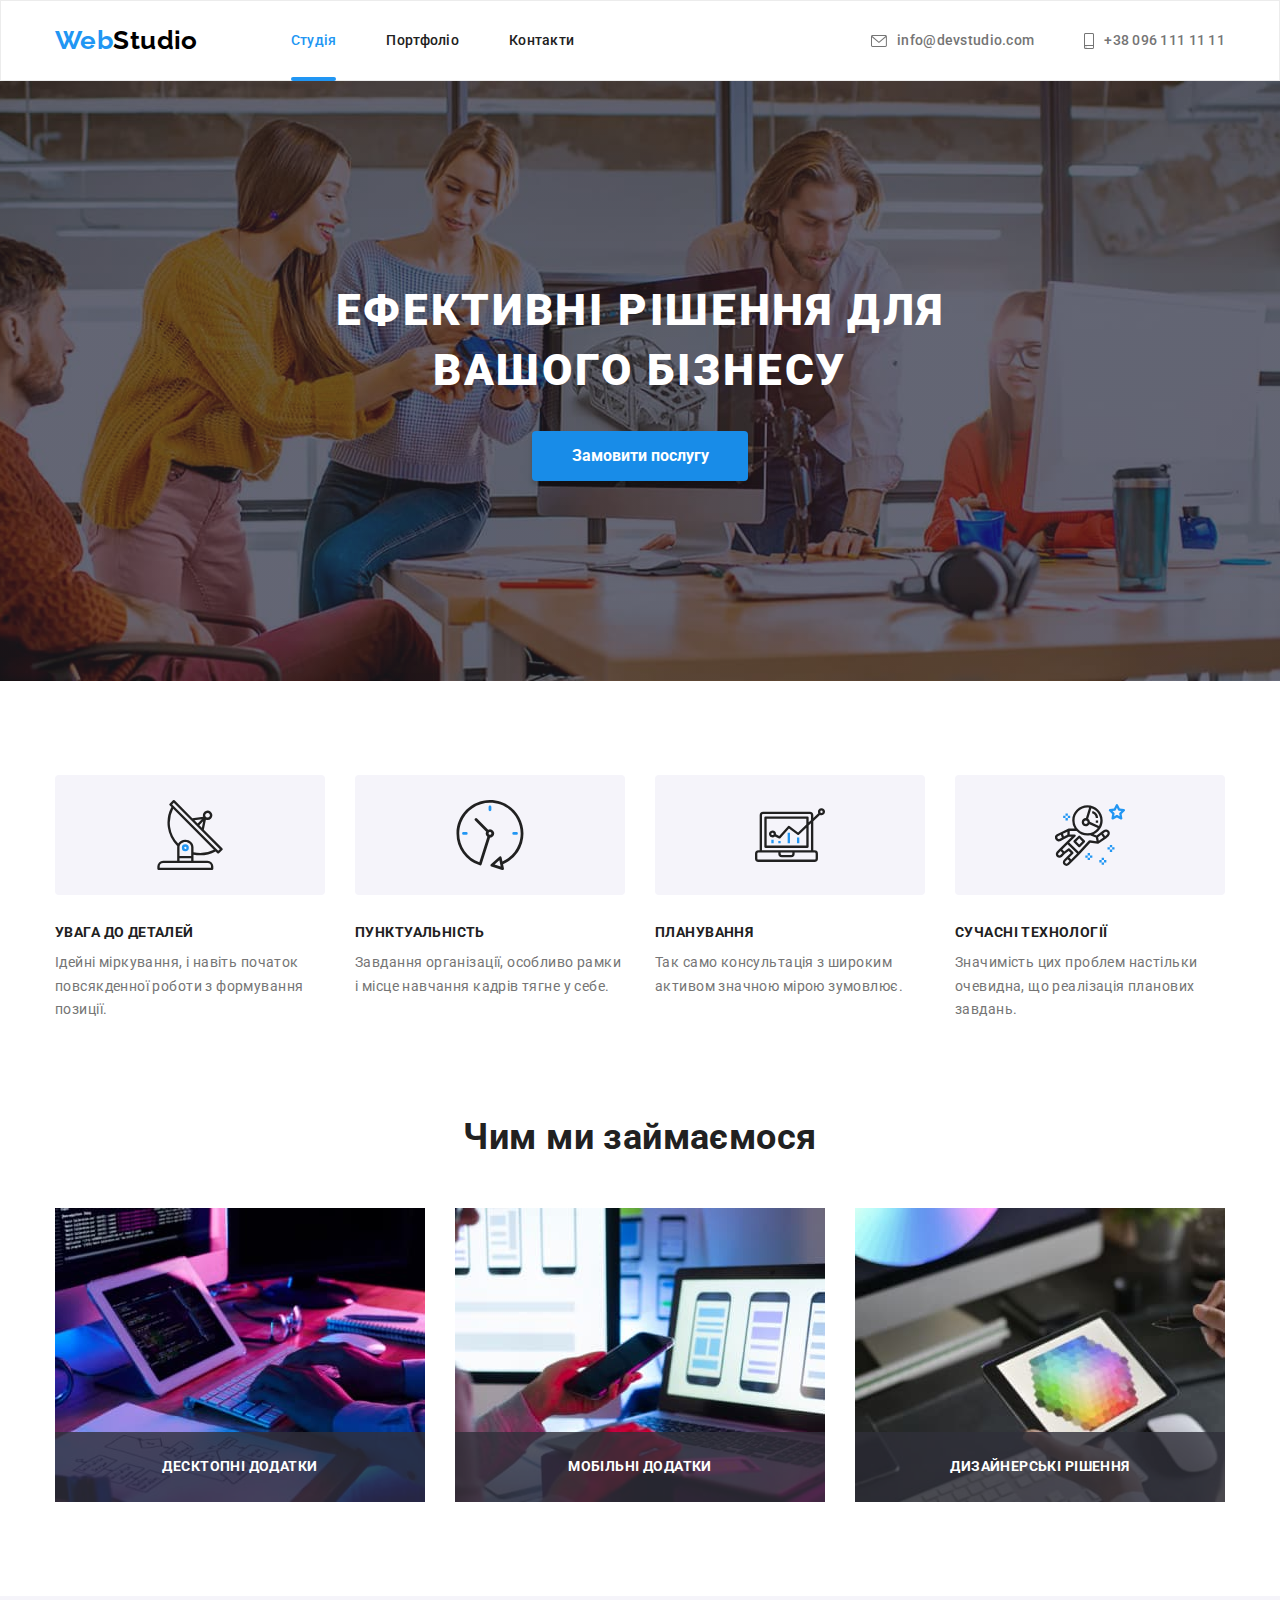
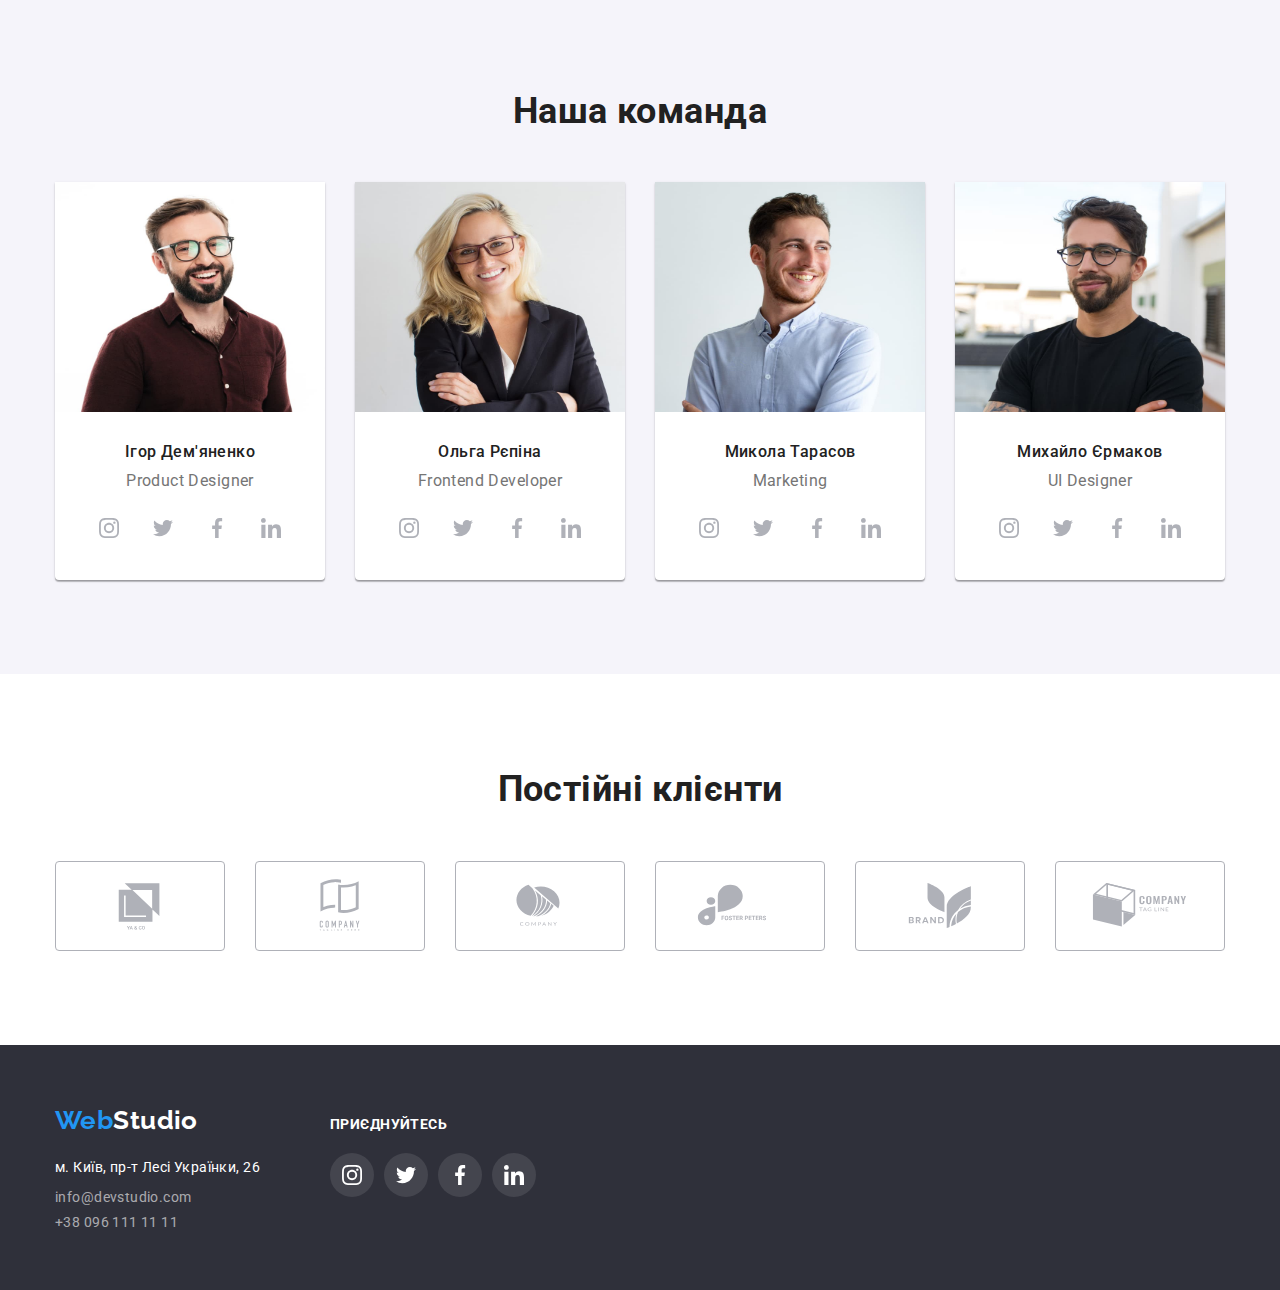
<file: index.html>
<!DOCTYPE html>
<html lang="uk">
  <head>
    <meta charset="UTF-8" />
    <meta http-equiv="X-UA-Compatible" content="IE=edge" />
    <meta name="viewport" content="width=device-width, initial-scale=1.0" />
    <title>Вебстудія</title>
    <link rel="preconnect" href="https://fonts.googleapis.com" />
    <link rel="preconnect" href="https://fonts.gstatic.com" crossorigin />
    <link
      href="https://fonts.googleapis.com/css2?family=Raleway:wght@700&family=Roboto:wght@400;500;700;900&display=swap"
      rel="stylesheet"
    />
    <link
      rel="stylesheet"
      href="https://cdn.jsdelivr.net/npm/modern-normalize@1.1.0/modern-normalize.min.css"
    />
    <link rel="stylesheet" href="./css/styles.css" />
  </head>
  <body>
    <header class="page-header">
      <div class="container top-page">
        <nav class="page-navigation">
          <a href="./index.html" class="logo">
            <span class="logo-accent-color">Web</span
            ><span class="logo-color">Studio</span>
          </a>
          <ul class="site-nav list">
            <li class="site-nav-item">
              <a href="#" class="link current">Студія</a>
            </li>
            <li class="site-nav-item">
              <a href="./portfolio.html" class="link">Портфоліо</a>
            </li>
            <li class="site-nav-item"><a href="#" class="link">Контакти</a></li>
          </ul>
        </nav>
        <ul class="auth-nav list">
          <li class="auth-nav-item">
            <a class="auth-nav-link link" href="mailto:info@devstudio.com"
              ><svg class="auth-mail-icon">
                <use href="./images/sprite.svg#icon-envelope"></use>
              </svg>
              info@devstudio.com</a
            >
          </li>
          <li class="auth-nav-item">
            <a class="auth-nav-link link" href="tel:+380961111111"
              ><svg class="auth-phone-icon">
                <use href="./images/sprite.svg#icon-smartphone"></use>
              </svg>
              +38 096 111 11 11</a
            >
          </li>
        </ul>
      </div>
    </header>
    <main>
      <!-- Герой -->
      <section class="hero section">
        <div class="container">
          <h1 class="hero-title">Ефективні рішення для вашого бізнесу</h1>
          <button data-modal-open type="button" class="button primary">
            Замовити послугу
          </button>
        </div>
      </section>
      <!-- Особливості -->

      <section class="features section">
        <div class="container">
          <h2 class="visually-hidden">Наші переваги</h2>
          <ul class="features-list list">
            <li class="features-card">
              <div class="features-icon-box">
                <svg lang="en" aria-label="antenna-icon" class="features-icon">
                  <use href="./images/sprite.svg#icon-antenna"></use>
                </svg>
              </div>
              <h3 class="features-title">УВАГА ДО ДЕТАЛЕЙ</h3>
              <p class="features-text">
                Ідейні міркування, і навіть початок повсякденної роботи з
                формування позиції.
              </p>
            </li>
            <li class="features-card">
              <div class="features-icon-box">
                <svg lang="en" aria-label="clock-icon" class="features-icon">
                  <use href="./images/sprite.svg#icon-clock"></use>
                </svg>
              </div>
              <h3 class="features-title">ПУНКТУАЛЬНІСТЬ</h3>
              <p class="features-text">
                Завдання організації, особливо рамки і місце навчання кадрів
                тягне у себе.
              </p>
            </li>
            <li class="features-card">
              <div class="features-icon-box">
                <svg lang="en" aria-label="diagram-icon" class="features-icon">
                  <use href="./images/sprite.svg#icon-diagram"></use>
                </svg>
              </div>
              <h3 class="features-title">ПЛАНУВАННЯ</h3>
              <p class="features-text">
                Так само консультація з широким активом значною мірою зумовлює.
              </p>
            </li>
            <li class="features-card">
              <div class="features-icon-box">
                <svg
                  lang="en"
                  aria-label="astronaut-icon"
                  class="features-icon"
                >
                  <use href="./images/sprite.svg#icon-astronaut"></use>
                </svg>
              </div>
              <h3 class="features-title">СУЧАСНІ ТЕХНОЛОГІЇ</h3>
              <p class="features-text">
                Значимість цих проблем настільки очевидна, що реалізація
                планових завдань.
              </p>
            </li>
          </ul>
        </div>
      </section>
      <!-- Сфера діяльності -->
      <section class="work section">
        <div class="container">
          <h2 class="our-work-title">Чим ми займаємося</h2>
          <ul class="our-work list">
            <li class="our-work-card">
              <div class="our-work-card-wrapper">
                <img
                  src="./images/box1.jpg"
                  alt="Створення макету сайта"
                  width="370"
                  height="294"
                />
                <p class="card-overlay">Десктопні додатки</p>
              </div>
            </li>
            <li class="our-work-card">
              <div class="our-work-card-wrapper">
                <img
                  src="./images/box2.jpg"
                  alt="Тестування мобільної версії"
                  width="370"
                  height="294"
                />
                <p class="card-overlay">Мобільні додатки</p>
              </div>
            </li>
            <li class="our-work-card">
              <div class="our-work-card-wrapper">
                <img
                  src="./images/box3.jpg"
                  alt="Обрання кольору"
                  width="370"
                  height="294"
                />
                <p class="card-overlay">Дизайнерські рішення</p>
              </div>
            </li>
          </ul>
        </div>
      </section>
      <!-- Наша команда -->
      <section class="team section">
        <div class="container">
          <h2 class="our-team-title">Наша команда</h2>
          <ul class="our-team list">
            <li class="our-team-card">
              <img
                class="team-photo"
                src="./images/ihor_demyanenko.jpg"
                alt="Ігор Дем'яненко дизайнер продукту"
                width="270"
                height="260"
              />
              <h3 class="team-title staff">Ігор Дем'яненко</h3>
              <p class="team-text staff">Product Designer</p>
              <ul class="social-list list">
                <li class="social-list-item">
                  <a href="" class="social-list-link">
                    <svg
                      lang="en"
                      aria-label="instagram-icon"
                      class="social-list-icon"
                    >
                      <use href="./images/sprite.svg#icon-instagram"></use>
                    </svg>
                  </a>
                </li>
                <li class="social-list-item">
                  <a href="" class="social-list-link">
                    <svg
                      lang="en"
                      aria-label="twitter-icon"
                      class="social-list-icon"
                    >
                      <use href="./images/sprite.svg#icon-twitter"></use>
                    </svg>
                  </a>
                </li>
                <li class="social-list-item">
                  <a href="" class="social-list-link">
                    <svg
                      lang="en"
                      aria-label="facebook-icon"
                      class="social-list-icon"
                    >
                      <use href="./images/sprite.svg#icon-facebook"></use>
                    </svg>
                  </a>
                </li>
                <li class="social-list-item">
                  <a href="" class="social-list-link">
                    <svg
                      lang="en"
                      aria-label="linkedin-icon"
                      class="social-list-icon"
                    >
                      <use href="./images/sprite.svg#icon-linkedin"></use>
                    </svg>
                  </a>
                </li>
              </ul>
            </li>
            <li class="our-team-card">
              <img
                class="team-photo"
                src="./images/olha_repina.jpg"
                alt="Ольга Рєпіна розробник інтерфейсу"
                width="270"
                height="260"
              />
              <h3 class="team-title staff">Ольга Рєпіна</h3>
              <p class="team-text staff">Frontend Developer</p>
              <ul class="social-list list">
                <li class="social-list-item">
                  <a href="" class="social-list-link">
                    <svg
                      lang="en"
                      aria-label="instagram-icon"
                      class="social-list-icon"
                    >
                      <use href="./images/sprite.svg#icon-instagram"></use>
                    </svg>
                  </a>
                </li>
                <li class="social-list-item">
                  <a href="" class="social-list-link">
                    <svg
                      lang="en"
                      aria-label="twitter-icon"
                      class="social-list-icon"
                    >
                      <use href="./images/sprite.svg#icon-twitter"></use>
                    </svg>
                  </a>
                </li>
                <li class="social-list-item">
                  <a href="" class="social-list-link">
                    <svg
                      lang="en"
                      aria-label="facebook-icon"
                      class="social-list-icon"
                    >
                      <use href="./images/sprite.svg#icon-facebook"></use>
                    </svg>
                  </a>
                </li>
                <li class="social-list-item">
                  <a href="" class="social-list-link">
                    <svg
                      lang="en"
                      aria-label="linkedin-icon"
                      class="social-list-icon"
                    >
                      <use href="./images/sprite.svg#icon-linkedin"></use>
                    </svg>
                  </a>
                </li>
              </ul>
            </li>
            <li class="our-team-card">
              <img
                class="team-photo"
                src="./images/mikola_tarasov.jpg"
                alt="Микола Тарасов маркетолог"
                width="270"
                height="260"
              />
              <h3 class="team-title staff">Микола Тарасов</h3>
              <p class="team-text staff">Marketing</p>
              <ul class="social-list list">
                <li class="social-list-item">
                  <a href="" class="social-list-link">
                    <svg
                      lang="en"
                      aria-label="instagram-icon"
                      class="social-list-icon"
                    >
                      <use href="./images/sprite.svg#icon-instagram"></use>
                    </svg>
                  </a>
                </li>
                <li class="social-list-item">
                  <a href="" class="social-list-link">
                    <svg
                      lang="en"
                      aria-label="twitter-icon"
                      class="social-list-icon"
                    >
                      <use href="./images/sprite.svg#icon-twitter"></use>
                    </svg>
                  </a>
                </li>
                <li class="social-list-item">
                  <a href="" class="social-list-link">
                    <svg
                      lang="en"
                      aria-label="facebook-icon"
                      class="social-list-icon"
                    >
                      <use href="./images/sprite.svg#icon-facebook"></use>
                    </svg>
                  </a>
                </li>
                <li class="social-list-item">
                  <a href="" class="social-list-link">
                    <svg
                      lang="en"
                      aria-label="linkedin-icon"
                      class="social-list-icon"
                    >
                      <use href="./images/sprite.svg#icon-linkedin"></use>
                    </svg>
                  </a>
                </li>
              </ul>
            </li>
            <li class="our-team-card">
              <img
                class="team-photo"
                src="./images/mihailo_yermakov.jpg"
                alt="Михайло Єрмаков дизайнер інтерфейсу користувача"
                width="270"
                height="260"
              />
              <h3 class="team-title staff">Михайло Єрмаков</h3>
              <p class="team-text staff">UI Designer</p>
              <ul class="social-list list">
                <li class="social-list-item">
                  <a href="" class="social-list-link">
                    <svg
                      lang="en"
                      aria-label="instagram-icon"
                      class="social-list-icon"
                    >
                      <use href="./images/sprite.svg#icon-instagram"></use>
                    </svg>
                  </a>
                </li>
                <li class="social-list-item">
                  <a href="" class="social-list-link">
                    <svg
                      lang="en"
                      aria-label="twitter-icon"
                      class="social-list-icon"
                    >
                      <use href="./images/sprite.svg#icon-twitter"></use>
                    </svg>
                  </a>
                </li>
                <li class="social-list-item">
                  <a href="" class="social-list-link">
                    <svg
                      lang="en"
                      aria-label="facebook-icon"
                      class="social-list-icon"
                    >
                      <use href="./images/sprite.svg#icon-facebook"></use>
                    </svg>
                  </a>
                </li>
                <li class="social-list-item">
                  <a href="" class="social-list-link">
                    <svg
                      lang="en"
                      aria-label="linkedin-icon"
                      class="social-list-icon"
                    >
                      <use href="./images/sprite.svg#icon-linkedin"></use>
                    </svg>
                  </a>
                </li>
              </ul>
            </li>
          </ul>
        </div>
      </section>
    </main>
    <!--Постійні клієнти-->
    <section class="clients section">
      <div class="container">
        <h2 class="our-clients-title">Постійні клієнти</h2>
        <ul class="clients-list list">
          <li class="clients-list-item">
            <a href="" class="clients-list-link">
              <svg
                lang="en"
                aria-label="first-company"
                class="clients-list-icon"
              >
                <use href="./images/sprite.svg#icon-Logo-1"></use>
              </svg>
            </a>
          </li>
          <li class="clients-list-item">
            <a href="" class="clients-list-link">
              <svg
                lang="en"
                aria-label="second-company"
                class="clients-list-icon"
              >
                <use href="./images/sprite.svg#icon-Logo-2"></use>
              </svg>
            </a>
          </li>
          <li class="clients-list-item">
            <a href="" class="clients-list-link">
              <svg
                lang="en"
                aria-label="third-company"
                class="clients-list-icon"
              >
                <use href="./images/sprite.svg#icon-Logo-3"></use>
              </svg>
            </a>
          </li>
          <li class="clients-list-item">
            <a href="" class="clients-list-link">
              <svg
                lang="en"
                aria-label="fourth-company"
                class="clients-list-icon"
              >
                <use href="./images/sprite.svg#icon-Logo-4"></use>
              </svg>
            </a>
          </li>
          <li class="clients-list-item">
            <a href="" class="clients-list-link">
              <svg
                lang="en"
                aria-label="fifth-company"
                class="clients-list-icon"
              >
                <use href="./images/sprite.svg#icon-Logo-5"></use>
              </svg>
            </a>
          </li>
          <li class="clients-list-item">
            <a href="" class="clients-list-link">
              <svg
                lang="en"
                aria-label="sixth-company"
                class="clients-list-icon"
              >
                <use href="./images/sprite.svg#icon-Logo-6"></use>
              </svg>
            </a>
          </li>
        </ul>
      </div>
    </section>
    <!-- Підвал -->
    <footer class="footer">
      <div class="bottom-info container">
        <div>
          <a href="./index.html" class="logo bottom"
            ><span class="logo-accent-color">Web</span
            ><span class="logo-white">Studio</span>
          </a>
          <address>
            <ul class="address list">
              <li>
                <a href="" class="address-text link"
                  >м. Київ, пр-т Лесі Українки, 26</a
                >
              </li>
              <li>
                <a href="mailto:info@devstudio.com" class="address-text color"
                  >info@devstudio.com</a
                >
              </li>
              <li>
                <a href="tel:+380961111111" class="address-text color"
                  >+38 096 111 11 11</a
                >
              </li>
            </ul>
          </address>
        </div>
        <div class="bottom-social-info">
          <h2 class="bottom-title">приєднуйтесь</h2>
          <ul class="bottom-social-list list">
            <li class="bottom-social-list-item">
              <a href="" class="bottom-social-list-link">
                <svg
                  lang="en"
                  aria-label="instagram-icon"
                  class="bottom-social-list-icon"
                >
                  <use href="./images/sprite.svg#icon-instagram"></use>
                </svg>
              </a>
            </li>
            <li class="bottom-social-list-item">
              <a href="" class="bottom-social-list-link">
                <svg
                  lang="en"
                  aria-label="twitter-icon"
                  class="bottom-social-list-icon"
                >
                  <use href="./images/sprite.svg#icon-twitter"></use>
                </svg>
              </a>
            </li>
            <li class="bottom-social-list-item">
              <a href="" class="bottom-social-list-link">
                <svg
                  lang="en"
                  aria-label="facebook-icon"
                  class="bottom-social-list-icon"
                >
                  <use href="./images/sprite.svg#icon-facebook"></use>
                </svg>
              </a>
            </li>
            <li class="bottom-social-list-item">
              <a href="" class="bottom-social-list-link">
                <svg
                  lang="en"
                  aria-label="linkedin-icon"
                  class="bottom-social-list-icon"
                >
                  <use href="./images/sprite.svg#icon-linkedin"></use>
                </svg>
              </a>
            </li>
          </ul>
        </div>
      </div>
    </footer>
    <div data-modal class="backdrop is-hidden">
      <div class="modal">
        <button data-modal-close type="button" class="modal-close-btn">
          <svg class="modal-close-icon" width="18" height="18">
            <use href="./images/sprite.svg#icon-close"></use>
          </svg>
        </button>
      </div>
    </div>
    <script src="./js/modal.js"></script>
  </body>
</html>
</file>
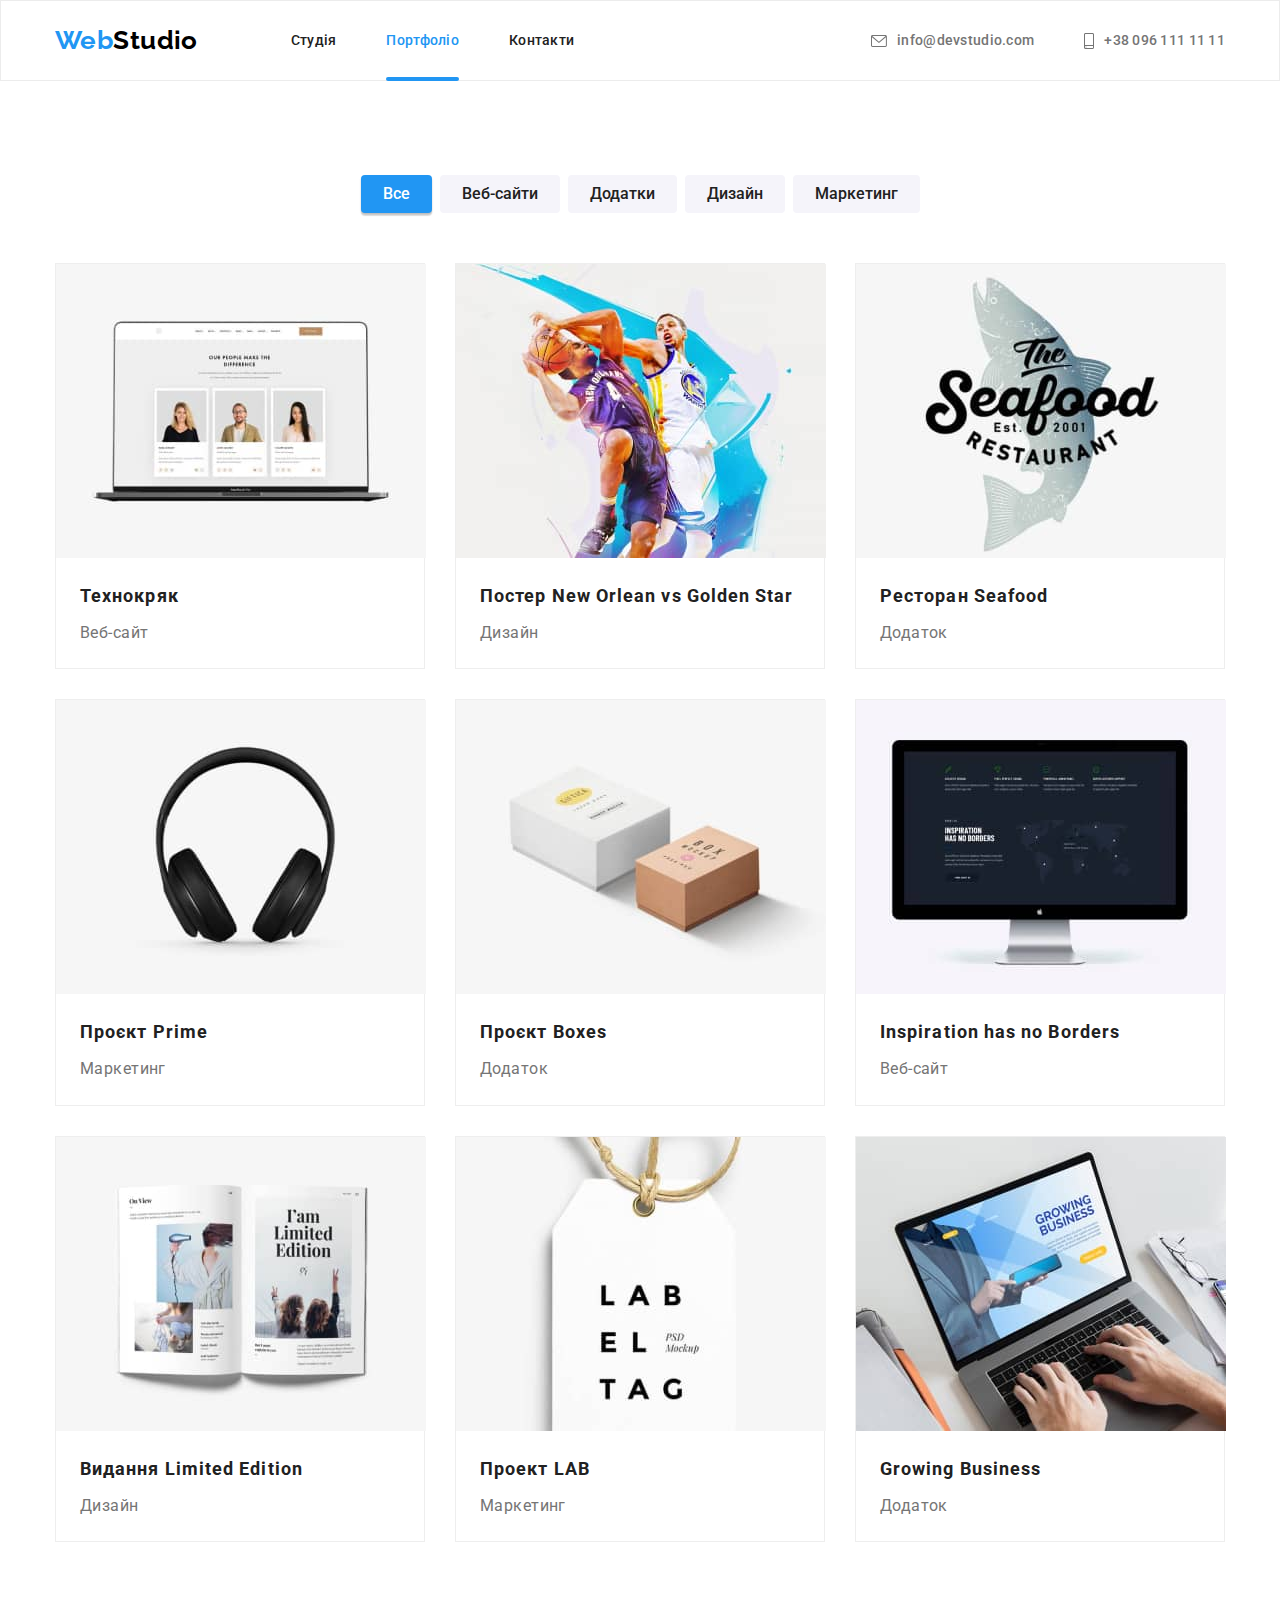
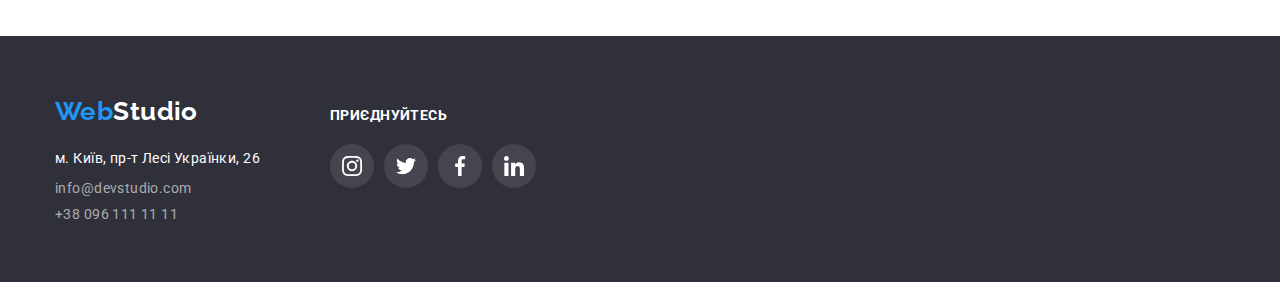
<file: portfolio.html>
<!DOCTYPE html>
<html lang="uk">
  <head>
    <meta charset="UTF-8" />
    <meta http-equiv="X-UA-Compatible" content="IE=edge" />
    <meta name="viewport" content="width=device-width, initial-scale=1.0" />
    <title>Портфоліо</title>
    <link rel="preconnect" href="https://fonts.googleapis.com" />
    <link rel="preconnect" href="https://fonts.gstatic.com" crossorigin />
    <link
      href="https://fonts.googleapis.com/css2?family=Raleway:wght@700&family=Roboto:wght@400;500;700;900&display=swap"
      rel="stylesheet"
    />
    <link
      rel="stylesheet"
      href="https://cdn.jsdelivr.net/npm/modern-normalize@1.1.0/modern-normalize.min.css"
    />
    <link rel="stylesheet" href="./css/styles.css" />
  </head>
  <body>
    <header class="page-header">
      <div class="container top-page">
        <nav class="page-navigation">
          <a href="./index.html" class="logo">
            <span class="logo-accent-color">Web</span
            ><span class="logo-color">Studio</span>
          </a>
          <ul class="site-nav list">
            <li class="site-nav-item">
              <a href="./index.html" class="link">Студія</a>
            </li>
            <li class="site-nav-item">
              <a href="./portfolio.html" class="link current">Портфоліо</a>
            </li>
            <li class="site-nav-item"><a href="#" class="link">Контакти</a></li>
          </ul>
        </nav>
        <ul class="auth-nav list">
          <li class="auth-nav-item">
            <a class="auth-nav-link link" href="mailto:info@devstudio.com"
              ><svg class="auth-mail-icon">
                <use href="./images/sprite.svg#icon-envelope"></use>
              </svg>
              info@devstudio.com</a
            >
          </li>
          <li class="auth-nav-item">
            <a class="auth-nav-link link" href="tel:+380961111111"
              ><svg class="auth-phone-icon">
                <use href="./images/sprite.svg#icon-smartphone"></use>
              </svg>
              +38 096 111 11 11</a
            >
          </li>
        </ul>
      </div>
    </header>
    <main>
      <!-- Наші проекти -->
      <section class="section">
        <div class="container">
          <h1 class="section-title visually-hidden">Наші проекти</h1>
          <ul class="buttons list">
            <li>
              <button type="button" class="button secondary current">
                Все
              </button>
            </li>
            <li>
              <button type="button" class="button secondary">Веб-сайти</button>
            </li>
            <li>
              <button type="button" class="button secondary">Додатки</button>
            </li>
            <li>
              <button type="button" class="button secondary">Дизайн</button>
            </li>
            <li>
              <button type="button" class="button secondary">Маркетинг</button>
            </li>
          </ul>
          <ul class="our-portfolio list">
            <li class="portfolio-card">
              <a href="" class="portfolio-card-info link">
                <div class="portfolio-list-img-wrapper">
                  <img
                    class="portfolio-photo"
                    src="./images/portfolio/website-technokryak-img.jpg"
                    alt="веб-сфйт Технокряк"
                    width="370"
                    height="294"
                  />
                  <p class="overlay">
                    Ресурс пропонує комплексні пропозиції з різним рівнем
                    функціоналу та сервісів. Все це дозволить відвідувачу
                    отримати вичерпні відомості про компанію чи приватну особу.
                  </p>
                </div>

                <div class="portfolio-info">
                  <h2 class="portfolio-title">Технокряк</h2>
                  <p class="portfolio-text">Веб-сайт</p>
                </div></a
              >
            </li>
            <li class="portfolio-card">
              <a href="" class="portfolio-card-info link">
                <div class="portfolio-list-img-wrapper">
                  <img
                    class="portfolio-photo"
                    src="./images/portfolio/poster-design-img.jpg"
                    alt="дизайн Постер New Orlean vs Golden Star"
                    width="370"
                    height="294"
                  />
                  <p class="overlay">
                    Ресурс пропонує комплексні пропозиції з різним рівнем
                    функціоналу та сервісів. Все це дозволить відвідувачу
                    отримати вичерпні відомості про компанію чи приватну особу.
                  </p>
                </div>

                <div class="portfolio-info">
                  <h2 class="portfolio-title">
                    Постер New Orlean vs Golden Star
                  </h2>
                  <p class="portfolio-text">Дизайн</p>
                </div></a
              >
            </li>
            <li class="portfolio-card">
              <a href="" class="portfolio-card-info link">
                <div class="portfolio-list-img-wrapper">
                  <img
                    class="portfolio-photo"
                    src="./images/portfolio/application-seafood-img.jpg"
                    alt="додаток Ресторан Seafood"
                    width="370"
                    height="294"
                  />
                  <p class="overlay">
                    Ресурс пропонує комплексні пропозиції з різним рівнем
                    функціоналу та сервісів. Все це дозволить відвідувачу
                    отримати вичерпні відомості про компанію чи приватну особу.
                  </p>
                </div>
                <div class="portfolio-info">
                  <h2 class="portfolio-title">Ресторан Seafood</h2>
                  <p class="portfolio-text">Додаток</p>
                </div></a
              >
            </li>
            <li class="portfolio-card">
              <a href="" class="portfolio-card-info link">
                <div class="portfolio-list-img-wrapper">
                  <img
                    class="portfolio-photo"
                    src="./images/portfolio/marketing-prime-img.jpg"
                    alt="маркетинг Проєкт Prime"
                    width="370"
                    height="294"
                  />
                  <p class="overlay">
                    Ресурс пропонує комплексні пропозиції з різним рівнем
                    функціоналу та сервісів. Все це дозволить відвідувачу
                    отримати вичерпні відомості про компанію чи приватну особу.
                  </p>
                </div>
                <div class="portfolio-info">
                  <h2 class="portfolio-title">Проєкт Prime</h2>
                  <p class="portfolio-text">Маркетинг</p>
                </div></a
              >
            </li>
            <li class="portfolio-card">
              <a href="" class="portfolio-card-info link">
                <div class="portfolio-list-img-wrapper">
                  <img
                    class="portfolio-photo"
                    src="./images/portfolio/application-boxes-img.jpg"
                    alt="додаток Проєкт Boxes"
                    width="370"
                    height="294"
                  />
                  <p class="overlay">
                    Ресурс пропонує комплексні пропозиції з різним рівнем
                    функціоналу та сервісів. Все це дозволить відвідувачу
                    отримати вичерпні відомості про компанію чи приватну особу.
                  </p>
                </div>
                <div class="portfolio-info">
                  <h2 class="portfolio-title">Проєкт Boxes</h2>
                  <p class="portfolio-text">Додаток</p>
                </div></a
              >
            </li>
            <li class="portfolio-card">
              <a href="" class="portfolio-card-info link">
                <div class="portfolio-list-img-wrapper">
                  <img
                    class="portfolio-photo"
                    src="./images/portfolio/website-inspiration-img.jpg"
                    alt="веб-сайт Inspiration has no Borders"
                    width="370"
                    height="294"
                  />
                  <p class="overlay">
                    Ресурс пропонує комплексні пропозиції з різним рівнем
                    функціоналу та сервісів. Все це дозволить відвідувачу
                    отримати вичерпні відомості про компанію чи приватну особу.
                  </p>
                </div>
                <div class="portfolio-info">
                  <h2 class="portfolio-title">Inspiration has no Borders</h2>
                  <p class="portfolio-text">Веб-сайт</p>
                </div></a
              >
            </li>
            <li class="portfolio-card">
              <a href="" class="portfolio-card-info link">
                <div class="portfolio-list-img-wrapper">
                  <img
                    class="portfolio-photo"
                    src="./images/portfolio/design-limited-img.jpg"
                    alt="дизайн Видання Limited Edition"
                    width="370"
                    height="294"
                  />
                  <p class="overlay">
                    Ресурс пропонує комплексні пропозиції з різним рівнем
                    функціоналу та сервісів. Все це дозволить відвідувачу
                    отримати вичерпні відомості про компанію чи приватну особу.
                  </p>
                </div>
                <div class="portfolio-info">
                  <h2 class="portfolio-title">Видання Limited Edition</h2>
                  <p class="portfolio-text">Дизайн</p>
                </div></a
              >
            </li>
            <li class="portfolio-card">
              <a href="" class="portfolio-card-info link">
                <div class="portfolio-list-img-wrapper">
                  <img
                    class="portfolio-photo"
                    src="./images/portfolio/marketing-lab-img.jpg"
                    alt="маркетинг Проект LAB"
                    width="370"
                    height="294"
                  />
                  <p class="overlay">
                    Ресурс пропонує комплексні пропозиції з різним рівнем
                    функціоналу та сервісів. Все це дозволить відвідувачу
                    отримати вичерпні відомості про компанію чи приватну особу.
                  </p>
                </div>
                <div class="portfolio-info">
                  <h2 class="portfolio-title">Проект LAB</h2>
                  <p class="portfolio-text">Маркетинг</p>
                </div></a
              >
            </li>
            <li class="portfolio-card">
              <a href="" class="portfolio-card-info link">
                <div class="portfolio-list-img-wrapper">
                  <img
                    class="portfolio-photo"
                    src="./images/portfolio/application-growing-business-img.jpg"
                    alt="додаток Growing Business"
                    width="370"
                    height="294"
                  />
                  <p class="overlay">
                    Ресурс пропонує комплексні пропозиції з різним рівнем
                    функціоналу та сервісів. Все це дозволить відвідувачу
                    отримати вичерпні відомості про компанію чи приватну особу.
                  </p>
                </div>
                <div class="portfolio-info">
                  <h2 class="portfolio-title">Growing Business</h2>
                  <p class="portfolio-text">Додаток</p>
                </div></a
              >
            </li>
          </ul>
        </div>
      </section>
    </main>
    <!-- Підвал -->
    <footer class="footer">
      <div class="bottom-info container">
        <div>
          <a href="./index.html" class="logo bottom"
            ><span class="logo-accent-color">Web</span
            ><span class="logo-white">Studio</span>
          </a>
          <address>
            <ul class="address list">
              <li>
                <a href="" class="address-text link"
                  >м. Київ, пр-т Лесі Українки, 26</a
                >
              </li>
              <li>
                <a href="mailto:info@devstudio.com" class="address-text color"
                  >info@devstudio.com</a
                >
              </li>
              <li>
                <a href="tel:+380961111111" class="address-text color"
                  >+38 096 111 11 11</a
                >
              </li>
            </ul>
          </address>
        </div>
        <div class="bottom-social-info">
          <h2 class="bottom-title">приєднуйтесь</h2>
          <ul class="bottom-social-list list">
            <li class="bottom-social-list-item">
              <a href="" class="bottom-social-list-link">
                <svg
                  lang="en"
                  aria-label="instagram-icon"
                  class="bottom-social-list-icon"
                >
                  <use href="./images/sprite.svg#icon-instagram"></use>
                </svg>
              </a>
            </li>
            <li class="bottom-social-list-item">
              <a href="" class="bottom-social-list-link">
                <svg
                  lang="en"
                  aria-label="twitter-icon"
                  class="bottom-social-list-icon"
                >
                  <use href="./images/sprite.svg#icon-twitter"></use>
                </svg>
              </a>
            </li>
            <li class="bottom-social-list-item">
              <a href="" class="bottom-social-list-link">
                <svg
                  lang="en"
                  aria-label="facebook-icon"
                  class="bottom-social-list-icon"
                >
                  <use href="./images/sprite.svg#icon-facebook"></use>
                </svg>
              </a>
            </li>
            <li class="bottom-social-list-item">
              <a href="" class="bottom-social-list-link">
                <svg
                  lang="en"
                  aria-label="linkedin-icon"
                  class="bottom-social-list-icon"
                >
                  <use href="./images/sprite.svg#icon-linkedin"></use>
                </svg>
              </a>
            </li>
          </ul>
        </div>
      </div>
    </footer>
  </body>
</html>
</file>
<file: css/styles.css>
/* колір логотипа #000000 */
/* колір загаловків #212121 */
/* основний колір тексту #757575 */
/* вторичний колір тексту #FFFFFF */
/* аккцент #2196F3 */
/* колір кнопки #188CE8 */
/* основний колір фону #F5F5F5 */
/* вторичний колір фону #FFFFFF */
/* додатковий колір фону #F5F4FA */
/* додатковий колір адреси rgba(255, 255, 255, 0.6) */
:root {
  --primary-background-color: #f5f5f5;
  --secondary-background-color: #2f303a;
  --additional-background-color: #f5f4fa;
  --title-text-color: #212121;
  --primary-text-color: #757575;
  --secondary-text-color: #ffffff;
  --accent-color: #2196f3;
  --button-color: #188ce8;
  --additional-address-color: rgba(255, 255, 255, 0.6);
  --transition-dur-and-func: 250ms cubic-bezier(0.4, 0, 0.2, 1);
}
h1,
h2,
h3,
h4,
p {
  margin-top: 0;
  margin-bottom: 0;
}

ul,
ol {
  margin-top: 0;
  margin-bottom: 0;
  padding-left: 0;
}
body {
  font-family: "Roboto", sans-serif;
  font-size: 14px;
  letter-spacing: 0.03em;

  color: var(--title-text-color);
  background-color: #fff;
}
.list {
  list-style: none;
  font-style: normal;
}
.link {
  text-decoration: none;
}
.visually-hidden {
  position: absolute;
  white-space: nowrap;
  width: 1px;
  height: 1px;
  overflow: hidden;
  border: 0;
  padding: 0;
  clip: rect(0 0 0 0);
  clip-path: inset(50%);
  margin: -1px;
}

img {
  display: block;
}
.container {
  width: 1200px;
  margin-left: auto;
  margin-right: auto;
  padding-left: 15px;
  padding-right: 15px;
}
.button {
  font-weight: 700;
  font-size: 16px;
  line-height: 1.88;
  border-radius: 4px;
  cursor: pointer;

  color: var(--title-text-color);
  background-color: var(--additional-background-color);
}
.section {
  padding-top: 94px;
  padding-bottom: 94px;
}
/* =============COMPONENTS=================== */

/* =============HEADER======================= */
.page-header {
  padding-top: 24px;
  padding-bottom: 24px;
  border: 1px solid #ececec;
}
.top-page {
  display: flex;
  align-items: center;
  justify-content: space-between;
}
.page-navigation {
  display: flex;
  align-items: center;
}
.logo {
  margin-right: 93px;
  text-decoration: none;
  font-family: "Raleway", sans-serif;
  font-weight: 700;
  font-size: 26px;
  line-height: 1.2;
}
.logo-accent-color {
  color: var(--accent-color);
}
.logo-color {
  color: #000000;
}
.logo-white {
  color: var(--secondary-text-color);
}
.site-nav {
  display: flex;
  column-gap: 50px;
}
.site-nav .link {
  font-weight: 500;
  line-height: 1.14;
  letter-spacing: 0.02em;

  color: var(--title-text-color);
  transition: color var(--transition-dur-and-func);
}
.site-nav .link:hover,
.site-nav .link:focus {
  color: var(--accent-color);
}
.site-nav-item {
  position: relative;
}
.link.current::after {
  position: absolute;
  content: "";
  width: 100%;
  height: 4px;
  left: 0;
  bottom: -32px;
  background-color: var(--accent-color);
  border-radius: 2px;
}
.link.current {
  color: var(--accent-color);
}
.auth-nav {
  display: flex;
  column-gap: 50px;
}
.auth-nav-item {
  display: flex;
  align-items: center;
  justify-content: center;
}
.auth-mail-icon {
  width: 16px;
  height: 12px;
  margin-right: 10px;
}
.auth-phone-icon {
  width: 10px;
  height: 16px;
  margin-right: 10px;
}
.auth-nav-link {
  font-weight: 500;
  line-height: 1.14;
  letter-spacing: 0.02em;
  display: flex;
  align-items: center;

  color: var(--primary-text-color);
  fill: currentColor;
  transition: color var(--transition-dur-and-func);
}
.auth-nav-link:hover,
.auth-nav-link:focus {
  color: var(--accent-color);
}

/* =================/HEADER================== */
/* =================HERO==================== */
.hero {
  padding-top: 200px;
  padding-bottom: 200px;
  margin: 0 auto;

  text-align: center;
  max-width: 1600px;

  background-repeat: no-repeat;
  background-size: cover;
  background-position: center;
  background-image: linear-gradient(
      rgba(47, 48, 58, 0.4),
      rgba(47, 48, 58, 0.4)
    ),
    url("../images/bg-image.jpg");
  background-color: #c4c4c4;
}
.hero-title {
  margin-left: auto;
  margin-right: auto;
  width: 696px;
  margin-bottom: 30px;

  font-weight: 900;
  font-size: 44px;
  line-height: 1.36;
  letter-spacing: 0.06em;
  text-transform: uppercase;

  color: var(--secondary-text-color);
}
.button.primary {
  width: 216px;
  height: 50px;
  box-shadow: 0px 4px 4px rgba(0, 0, 0, 0.15);
  border-radius: 4px;
  border-color: transparent;

  color: var(--secondary-text-color);
  background-color: var(--button-color);
  transition: background-color var(--transition-dur-and-func);
}
.button.primary:hover,
.button.primary:focus {
  background-color: var(--accent-color);
}
/* ================/HERO======================= */
/* ================FEATURES=================== */
.features-list {
  display: flex;
  align-items: start;
  gap: 30px;
}
.features-card {
  flex-basis: calc((100%-90px) / 4);
}
.features-icon-box {
  display: flex;
  align-items: center;
  justify-content: center;
  margin-bottom: 30px;
  width: 270px;
  height: 120px;
  background-color: var(--additional-background-color);
  border-radius: 4px;
  border: none;
}
.features-icon {
  width: 70px;
  height: 70px;
}
.features-title {
  padding-bottom: 10px;
  text-transform: uppercase;
  font-size: 14px;
}
.features-title,
.work-title {
  line-height: 1.14;
}
.features-text,
.team-text,
.portfolio-text {
  color: var(--primary-text-color);
  line-height: 1.7;
}
/* ================/FEATURES=================== */
/* ================OUR WORK=================== */
.work {
  padding-top: 0;
}
.our-work {
  display: flex;
  flex-direction: row;
  gap: 30px;
}
.our-work-card-wrapper {
  position: relative;
}
.card-overlay {
  display: flex;
  align-items: center;
  justify-content: center;
  position: absolute;

  bottom: 0;
  left: 0;
  height: 70px;
  width: 100%;
  font-weight: 700;
  line-height: 1.14;
  text-transform: uppercase;

  color: #ffffff;
  background: rgba(47, 48, 58, 0.8);
}
.our-work-card {
  flex-basis: calc((100%-60px) / 3);
}
.our-work-title,
.our-clients-title,
.our-team-title {
  margin-bottom: 50px;
  font-size: 36px;
  line-height: 1.17;
  text-align: center;
}
/* =================/OUR WORK=================== */
/* =================OUR TEAM=================== */
.our-team {
  display: flex;
  align-items: center;
  gap: 30px;
}
.our-team-card {
  background: #ffffff;
  box-shadow: 0px 1px 3px rgba(0, 0, 0, 0.12), 0px 1px 1px rgba(0, 0, 0, 0.14),
    0px 2px 1px rgba(0, 0, 0, 0.2);
  border-radius: 0px 0px 4px 4px;
  flex-basis: calc((100%-90px) / 4);
}
.team-photo {
  padding-bottom: 30px;
}
.team-title.staff {
  margin-bottom: 10px;
  font-weight: 500;
  font-size: 16px;
  line-height: 1.19;
  text-align: center;
}
.team-text.staff {
  font-size: 16px;
  line-height: 1.19;
  text-align: center;
  padding-bottom: 16px;
}
.social-list {
  display: flex;
  justify-content: center;
  padding-bottom: 30px;
  column-gap: 10px;
}
.social-list-link {
  display: flex;
  align-items: center;
  justify-content: center;
  width: 44px;
  height: 44px;
  border-radius: 50%;
  background-color: #fff;
  transition: background-color var(--transition-dur-and-func);
}
.social-list-link:hover,
.social-list-link:focus {
  background-color: var(--accent-color);
}
.social-list-icon {
  width: 20px;
  height: 20px;
  fill: #afb1b8;
  transition: fill var(--transition-dur-and-func);
}
.social-list-link:hover .social-list-icon,
.social-list-link:focus .social-list-icon {
  fill: #fff;
}
.team.section {
  background-color: var(--additional-background-color);
}
/* ==================/OUR TEAM=================== */
/* ==================OUR CLIENTS================= */
.clients-list {
  display: flex;
  justify-content: center;
  gap: 30px;
}
.clients-list-link {
  display: flex;
  align-items: center;
  justify-content: center;
  width: 170px;
  height: 90px;
  border: 1px solid #afb1b8;
  border-radius: 4px;
  transition: border var(--transition-dur-and-func);
}
.clients-list-link:hover,
.clients-list-link:focus {
  border: 1px solid var(--accent-color);
}
.clients-list-icon {
  width: 106px;
  height: 60px;
  fill: #afb1b8;
  transition: fill var(--transition-dur-and-func);
}
.clients-list-link:hover .clients-list-icon,
.clients-list-link:focus .clients-list-icon {
  fill: var(--accent-color);
}
/* ==================/OUR CLIENTS================ */
/* ==================PORTFOLIO================== */
.buttons {
  margin-bottom: 50px;
  display: flex;
  justify-content: center;
  gap: 8px;
}
.our-portfolio {
  display: flex;
  flex-wrap: wrap;
  align-items: center;
  gap: 30px;
}
.portfolio-info {
  padding: 20px 24px;
}
.portfolio-card {
  display: flex;
  border: 1px solid #eeeeee;
  width: calc((100% - 60px) / 3);
}
.portfolio-card-info {
  transition: box-shadow var(--transition-dur-and-func);
}
.portfolio-card-info:hover,
.portfolio-card-info:focus {
  box-shadow: 0px 1px 1px rgba(0, 0, 0, 0.12), 0px 4px 4px rgba(0, 0, 0, 0.06),
    1px 4px 6px rgba(0, 0, 0, 0.16);
}
.portfolio-list-img-wrapper {
  position: relative;
  overflow: hidden;
}
.overlay {
  position: absolute;
  top: 0;
  left: 0;
  width: 100%;
  height: 100%;
  padding: 64px 24px;

  font-size: 18px;
  line-height: 1.56;
  color: #ffffff;
  background-color: rgba(33, 150, 243, 0.9);
  overflow: auto;
  transform: translateY(100%);
  transition: transform var(--transition-dur-and-func);
}
.portfolio-card-info:hover .overlay,
.portfolio-card-info:focus .overlay {
  transform: translateY(0%);
}
.portfolio-title {
  margin-bottom: 4px;
  font-size: 18px;
  line-height: 2;
  letter-spacing: 0.06em;
  color: var(--title-text-color);
}
.portfolio-text {
  font-size: 16px;
  line-height: 1.9;
}
.button.secondary {
  padding: 6px 22px;

  font-weight: 500;
  font-size: 16px;
  line-height: 1.62;
  border: none;
  border-radius: 4px;

  color: var(--title-text-color);
  background-color: var(--additional-background-color);
  transition: color var(--transition-dur-and-func),
    background-color var(--transition-dur-and-func),
    box-shadow var(--transition-dur-and-func);
}
.button.secondary:hover,
.button.secondary:focus {
  color: var(--secondary-text-color);
  background-color: var(--accent-color);
  box-shadow: 0px 3px 1px rgba(0, 0, 0, 0.1), 0px 1px 2px rgba(0, 0, 0, 0.08),
    0px 2px 2px rgba(0, 0, 0, 0.12);
}
.button.secondary.current {
  color: var(--secondary-text-color);
  background-color: var(--accent-color);
  box-shadow: 0px 3px 1px rgba(0, 0, 0, 0.1), 0px 1px 2px rgba(0, 0, 0, 0.08),
    0px 2px 2px rgba(0, 0, 0, 0.12);
}
/* ==================/PORTFOLIO================== */
/* ==================FOOTER===================== */
.logo.bottom {
  display: block;
  margin-right: 0;
  margin-bottom: 20px;
}
.footer {
  padding-top: 60px;
  padding-bottom: 60px;

  background-color: var(--secondary-background-color);
}
.address {
  display: flex;
  flex-direction: column;
  gap: 9px;
}
.address .link {
  color: var(--secondary-text-color);
}
.address-text.link {
  line-height: 1.71;
}
.address-text.color {
  line-height: 1.17;
  text-decoration: none;
  font-style: normal;

  color: var(--additional-address-color);
  transition: color var(--transition-dur-and-func);
}
.address-text.color:hover,
.address-text.color:focus {
  color: var(--accent-color);
}
.bottom-info {
  display: flex;
  align-items: baseline;
  gap: 70px;
}
.bottom-title {
  margin-bottom: 20px;
  font-size: 14px;
  line-height: 1.14;
  letter-spacing: 0.03em;
  text-transform: uppercase;

  color: #ffffff;
}
.bottom-social-list {
  display: flex;
  justify-content: center;
  column-gap: 10px;
}
.bottom-social-list-link {
  display: flex;
  align-items: center;
  justify-content: center;
  width: 44px;
  height: 44px;
  border-radius: 50%;
  background-color: rgba(255, 255, 255, 0.1);
  transition: background-color var(--transition-dur-and-func);
}
.bottom-social-list-link:hover,
.bottom-social-list-link:focus {
  background-color: var(--accent-color);
}
.bottom-social-list-icon {
  width: 20px;
  height: 20px;
  fill: #fff;
}
/* ==================/FOOTER====================== */
.backdrop {
  position: fixed;
  top: 0;
  left: 0;
  z-index: 100;
  width: 100%;
  height: 100%;
  background-color: rgba(0, 0, 0, 0.2);
  transition: opacity 500ms cubic-bezier(0.03, 0.99, 0.87, 0.75),
    visibility 500ms cubic-bezier(0.03, 0.99, 0.87, 0.75);
}
.backdrop.is-hidden {
  visibility: hidden;
  opacity: 0;
  pointer-events: none;
}
.modal {
  position: absolute;
  top: 50%;
  left: 50%;
  transform: translate(-50%, -50%);
  width: 528px;
  height: 581px;
  background: #ffffff;
  box-shadow: 0px 1px 3px rgba(0, 0, 0, 0.12), 0px 1px 1px rgba(0, 0, 0, 0.14),
    0px 2px 1px rgba(0, 0, 0, 0.2);
  border-radius: 4px;
}
.modal-close-btn {
  position: absolute;
  top: 8px;
  right: 8px;
  display: flex;
  align-items: center;
  justify-content: center;
  cursor: pointer;
  width: 30px;
  height: 30px;
  border-radius: 50%;
  padding: 0;
  background-color: transparent;
  border: 1px solid rgba(0, 0, 0, 0.1);
}
</file>
